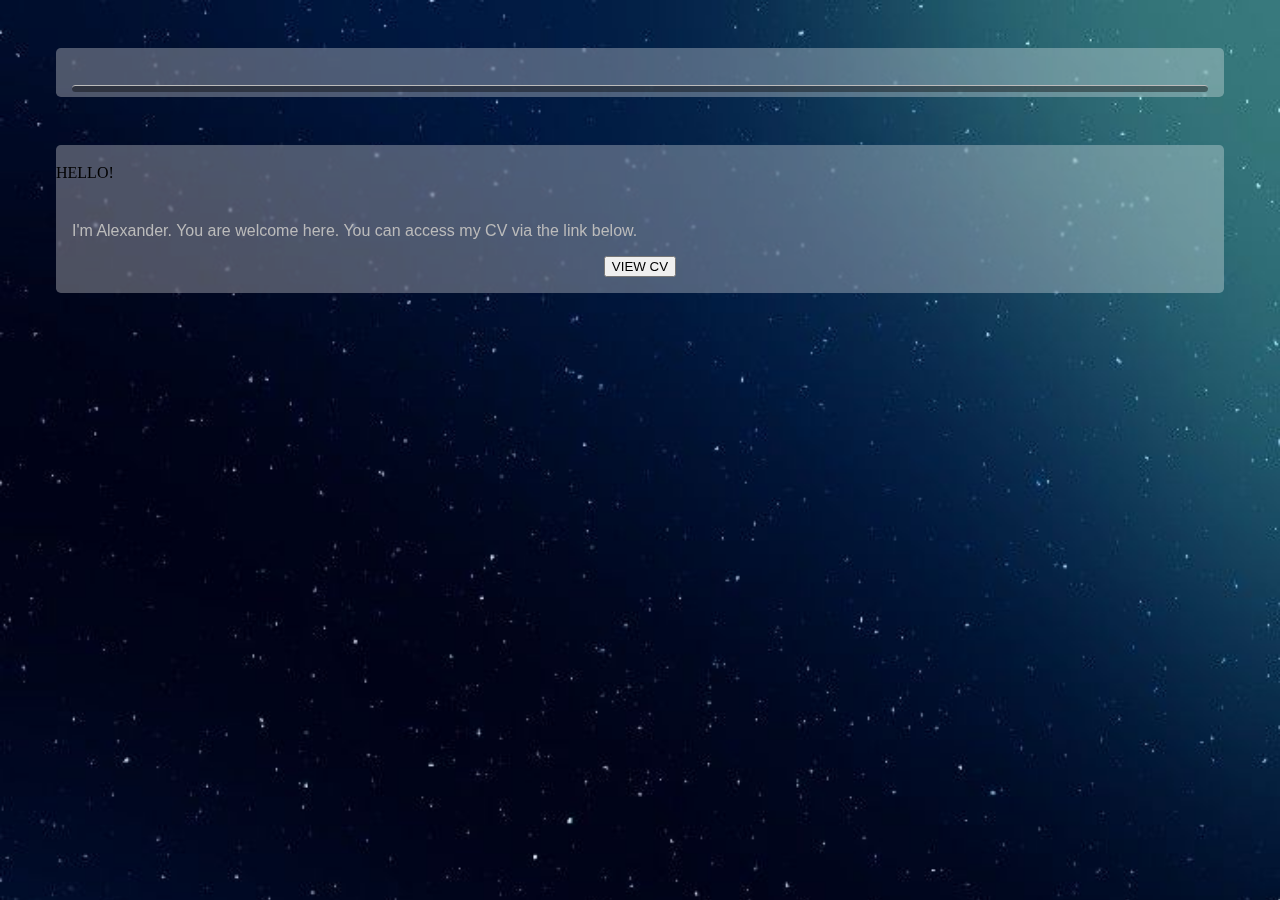
<file: Index.html>
<!DOCTYPE html>

<html>

<head>

   <meta charset="UTF-8">

   <meta name="viewport" content="width=device-width, initial-scale=1">

   <meta http-equiv="refresh" content=".9">

   <link rel="stylesheet" href="style.css" />

   <title>Welcome here!</title>

</head>

<body>

   <div>

      <div class="displaybox one blurry">

         <div class="timeDisplay">

            <p class="primDisplay" id="time"></p>

            <p class="secsDisplay" id="seconds"></p>

            </div>

            <p class="dateDisplay" id="date"></p>

      </div>

      <div class="displaybox two blurry">

         <div>

            <p class="introGreetings">HELLO!</p>

         </div>

         <div>

            <p class="afterIntro">I'm Alexander. You are welcome here. You can access my CV via the link below.</p>

         </div>

         <div id="cvBtnDiv">

         <a href="Resume.html"><button>VIEW CV</button></a>

         </div>

      </div>

   </div>

  <script src="script.js"></script>

</body>

</html>
</file>
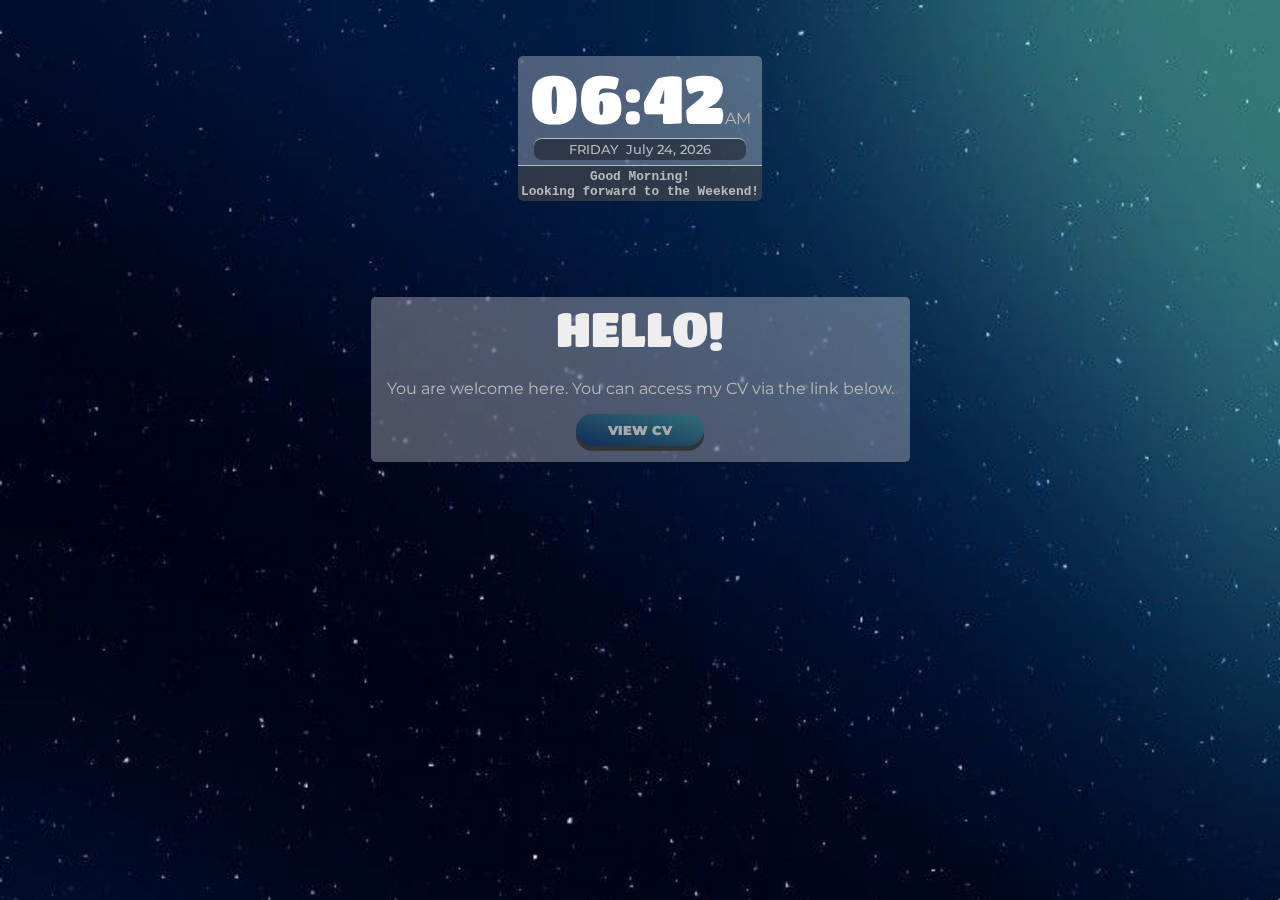
<file: index.html>
<!DOCTYPE html>

<html>

<head>

   <meta charset="UTF-8">

   <meta name="viewport" content="width=device-width, initial-scale=1">

   <meta http-equiv="refresh" content="30">

   <link rel="stylesheet" href="style.css" />

   <title>Welcome here!</title>

</head>

<body>

   <div class="body">

      <div class="displaybox one blurry">

         <div class="timeDisplay">

            <div>
               <p class="primDisplay" id="time"></p>
               </div>
                  
                  <div>
                     <p class="meridianDisplay" id="meridian"></p>
                  </div>
                  
               </div>

         <div>

         <p class="dateDisplay" id="date"></p>
         
         <p id="greetingOne"></p>
         
         </div>

      </div>

      <div class="displaybox two blurry">

         <div>

            <p class="greetingTwo">HELLO!<br /></p>

         </div>

         <div>

            <p class="afterIntro">You are welcome here. You can access my CV via the link below.</p>

         </div>

         <div id="cvBtnDiv">

            <a href="Resume.html"><button class="button">VIEW CV</button></a>

         </div>

      </div>

   </div>

   <script src="script.js"></script>

</body>

</html>
</file>
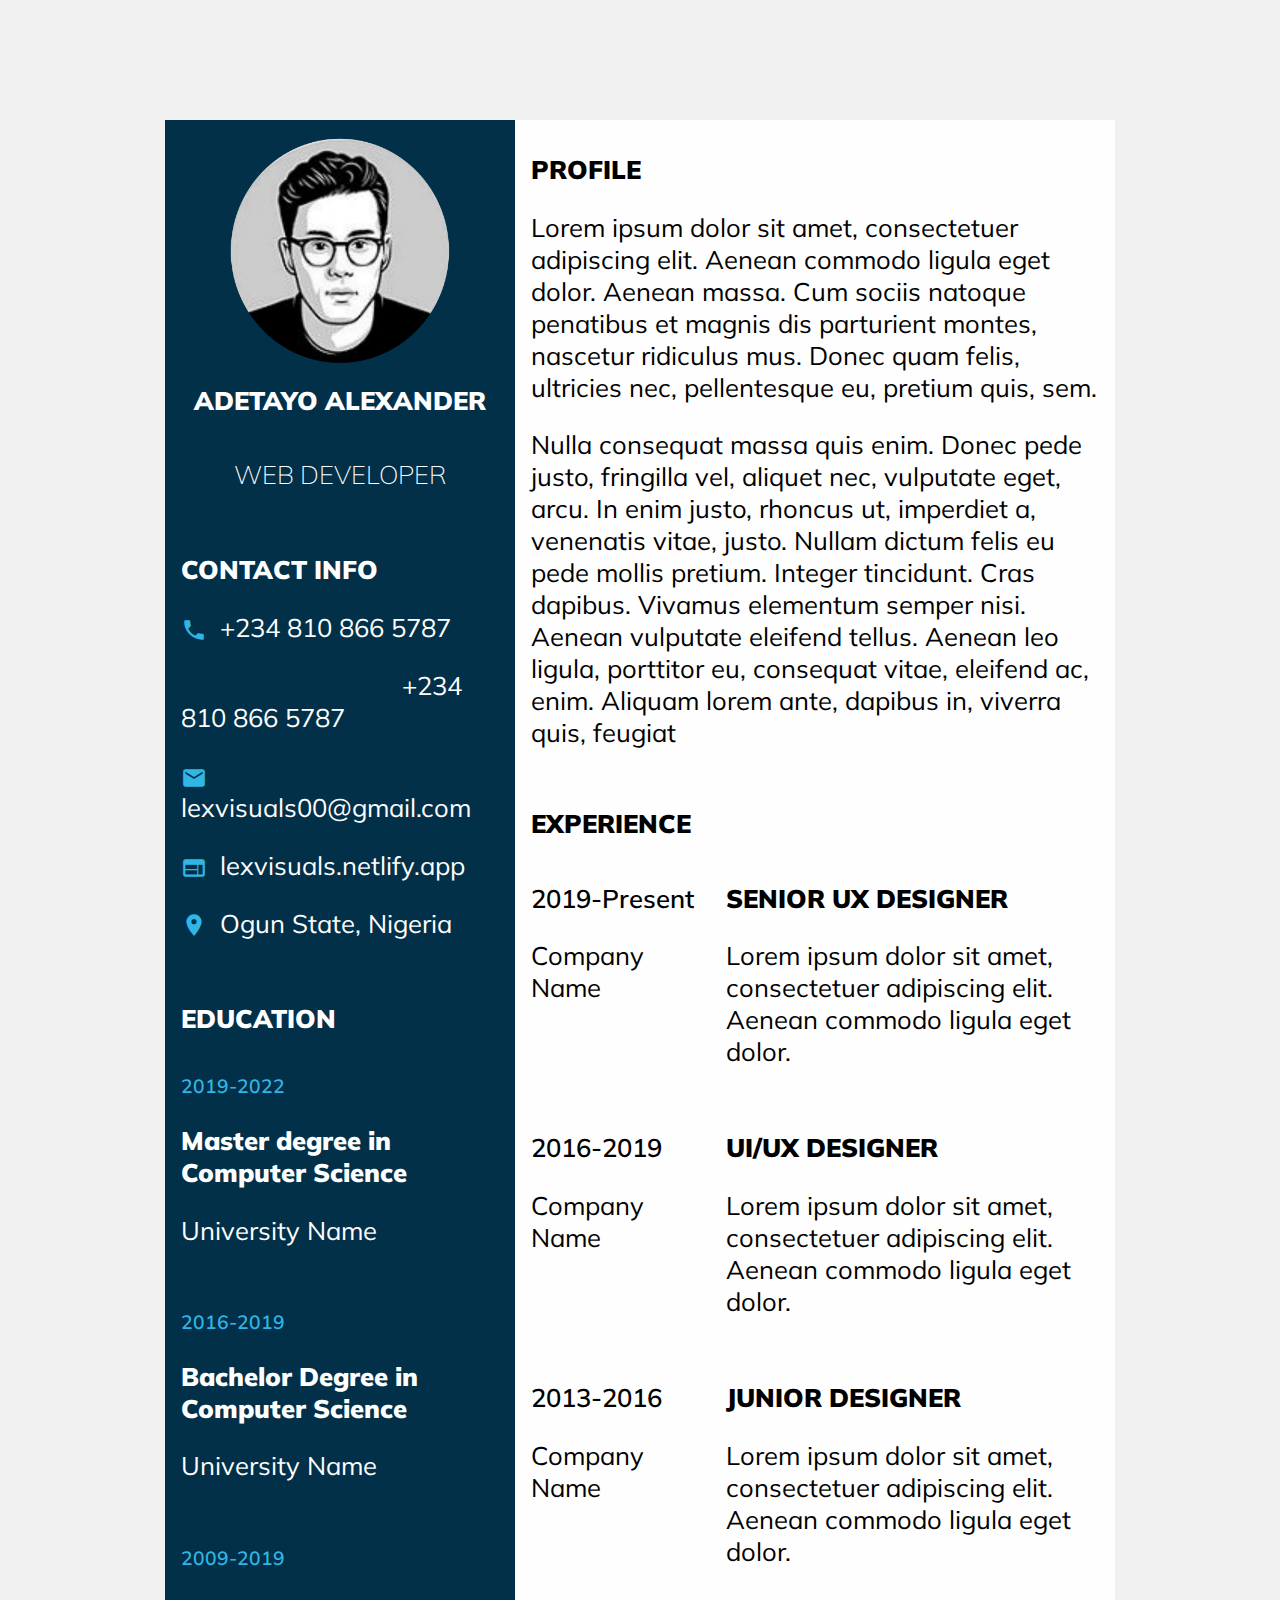
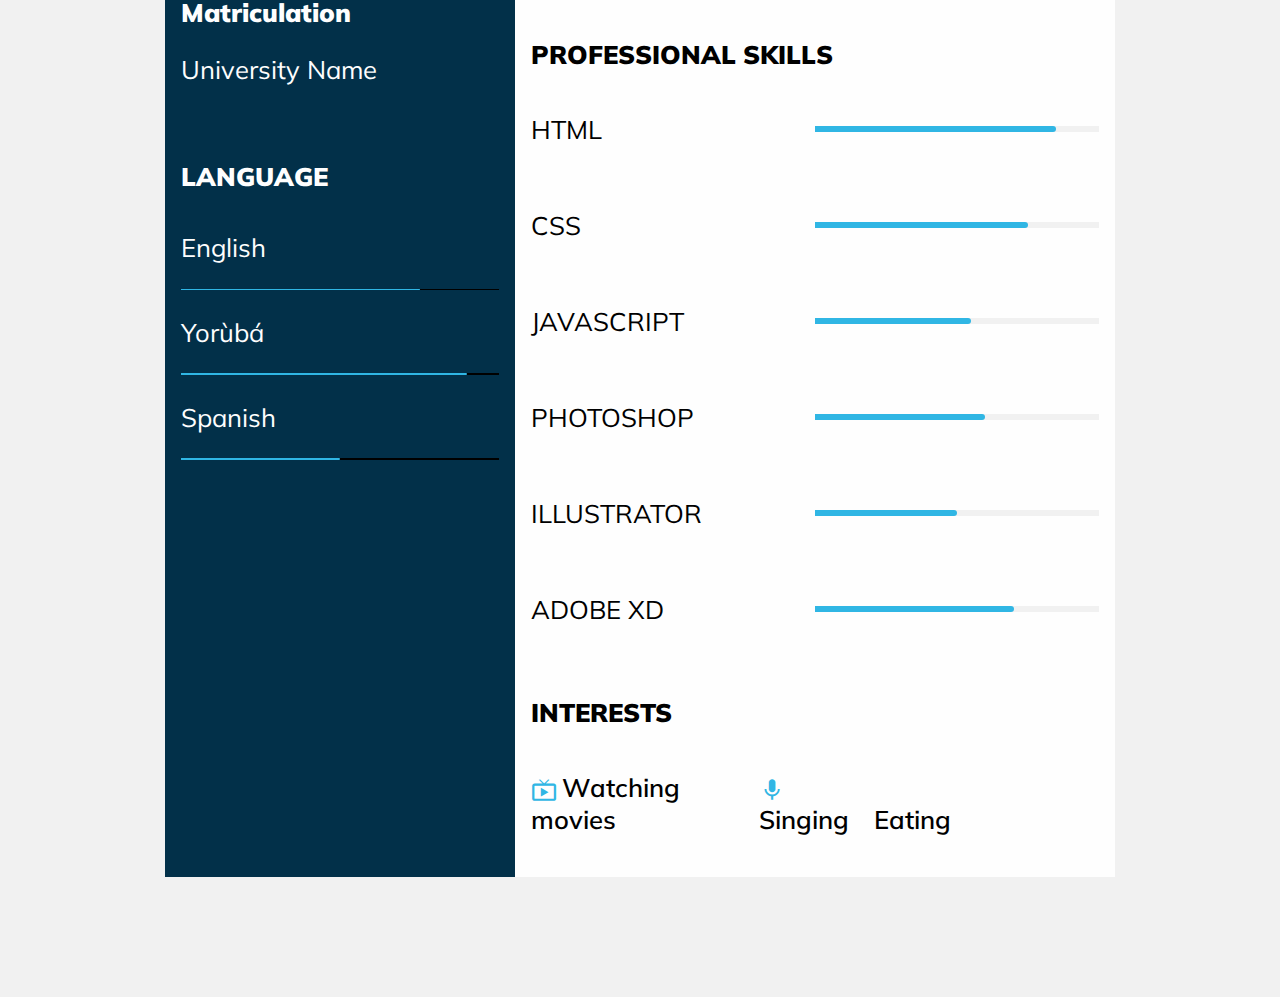
<file: Index1.html>
<!DOCTYPE html>

<html>

<head>

   <meta charset="UTF-8">

   <meta name="viewport" content="width=device-width, initial-scale=1">

   <link href="https://fonts.googleapis.com/icon?family=Material+Icons"

      rel="stylesheet" />

      <link rel="stylesheet" href="style1.css" />

   <title>My Resume</title>

</head>

<body>

<div class="cvDiv">

   <div class="sideInfo">

      <div class="idenSect">

            <img src="myAvatar.png" alt="Adetayo Alexander" />

            <h1 class="headerOne left">ADETAYO ALEXANDER</h1>

            <h3 class="headerThree left">WEB DEVELOPER</h3><hr />

      </div>

      <div class="contactSect">

         <div>

            <h2 class="headerTwo left">CONTACT INFO</h2>

         </div>

         <div class="contactDiv">

            <p class="normalText iconAlign left"><span class="material-icons iconLeft">phone</span> +234 810 866 5787</p>

            <p class="normalText iconAlign left"><span class="material-icons iconLeft">whatsapp</span> +234 810 866 5787</p>

            <p class="normalText iconAlign left"><span class="material-icons iconLeft">email</span> lexvisuals00@gmail.com</p>

            <p class="normalText iconAlign left"><span class="material-icons iconLeft">web</span> lexvisuals.netlify.app</p>

            <p class="normalText iconAlign left"><span class="material-icons iconLeft">location_on</span> Ogun State, Nigeria</p>

         </div>

      </div>

      

      <div class="eduSect">

        <h2 class="headerTwo left">EDUCATION</h2>

         <div class="eduDiv">

            <p class="smallTextLeft lilBold left">2019-2022</p>

            <p class="normalText bold left">Master degree in Computer Science</p>

            <p class="normalText left">University Name</p><br />

         </div>

         <div class="eduDiv">

            <p class="smallTextLeft lilBold left">2016-2019</p>

            <p class="normalText bold left">Bachelor Degree in Computer Science</p>

            <p class="normalText left">University Name</p><br />

         </div>

         <div class="eduDiv">

            <p class="smallTextLeft lilBold left">2009-2019</p>

            <p class="normalText bold left">Matriculation</p>

            <p class="normalText left">University Name</p><br />

         </div>

      </div>

      

      <div class="langSect">

        <h2 class="headerTwo left">LANGUAGE</h2>

         <div>

            <div>

               <p class="normalText left">English</p>

            </div>

            <div class="fullWidthLeft">

              <div class="progWidthLeft" style="width: 75%;"></div><br /><br />

            </div>

         </div>

         

         <div>

            <div>

               <p class="normalText left">Yorùbá</p>

            </div>

            <div class="fullWidthLeft">

              <div class="progWidthLeft" style="width: 90%;"></div><br /><br />

            </div>

         </div>

         

         <div>

            <div>

               <p class="normalText left">Spanish</p>

            </div>

            <div class="fullWidthLeft">

               <div class="progWidthLeft" style="width: 50%;"></div>

            </div>

         </div>

      </div>

   </div>

   

   <div class="mainInfo">

      <div class="profileSect">

        <h1 class="headerOne right">PROFILE</h1>

         <p class="normalText right">Lorem ipsum dolor sit amet, consectetuer adipiscing elit. Aenean commodo ligula eget dolor. Aenean massa. Cum sociis natoque penatibus et magnis dis parturient montes, nascetur ridiculus mus. Donec quam felis, ultricies nec, pellentesque eu, pretium quis, sem.</p>

         <p class="normalText right">Nulla consequat massa quis enim. Donec pede justo, fringilla vel, aliquet nec, vulputate eget, arcu. In enim justo, rhoncus ut, imperdiet a, venenatis vitae, justo. Nullam dictum felis eu pede mollis pretium. Integer tincidunt. Cras dapibus. Vivamus elementum semper nisi. Aenean vulputate eleifend tellus. Aenean leo ligula, porttitor eu, consequat vitae, eleifend ac, enim. Aliquam lorem ante, dapibus in, viverra quis, feugiat</p>

      </div>

      

      <div class="exprSect">

        <h1 class="headerOne right">EXPERIENCE</h1>

         <div class="exprDiv">

            <div class="exprRow">

               <div class="exprRow1">

                  <p class="smallTextRight lilBold right">2019-Present</p>

                  <p class="smallTextRight right">Company Name</p>

               </div>

               <div>

                  <p class="normalText bold right">SENIOR UX DESIGNER</p>

                  <p class="normalText right">Lorem ipsum dolor sit amet, consectetuer adipiscing elit. Aenean commodo ligula eget dolor.</p>

               </div>

            </div>

            

            <div class="exprRow">

               <div class="exprRow1">

                  <p class="smallTextRight lilBold right">2016-2019</p>

                  <p class="smallTextRight right">Company Name</p>

               </div>

               <div>

                  <p class="normalText bold right">UI/UX DESIGNER</p>

                  <p class="normalText right">Lorem ipsum dolor sit amet, consectetuer adipiscing elit. Aenean commodo ligula eget dolor.</p>

               </div>

            </div>

            

            <div class="exprRow">

               <div class="exprRow1">

                  <p class="smallTextRight lilBold right">2013-2016</p>

                  <p class="smallTextRight right">Company Name</p>

               </div>

               <div>

                  <p class="normalText bold right">JUNIOR DESIGNER</p>

                  <p class="normalText right">Lorem ipsum dolor sit amet, consectetuer adipiscing elit. Aenean commodo ligula eget dolor.</p>

               </div>

            </div>

         </div>

      </div>

      

      <div class="skillSect">

        <h1 class="headerOne right">PROFESSIONAL SKILLS</h1>

         <div class="skillDiv">

            <div>

               <p class="normalText right skill">HTML</p>

            </div>

            <div class="fullWidthRight">

               <div class="progWidthRight" style="width: 85%;"></div>

            </div>

         </div>

         

         <div class="skillDiv">

            <div>

               <p class="normalText right skill">CSS</p>

            </div>

            <div class="fullWidthRight">

               <div class="progWidthRight" style="width: 75%;"></div>

            </div>

         </div>

         

         <div class="skillDiv">

            <div>

               <p class="normalText right skill">JAVASCRIPT</p>

            </div>

            <div class="fullWidthRight">

               <div class="progWidthRight" style="width: 55%;"></div>

            </div>

         </div>

         

         <div class="skillDiv">

            <div>

               <p class="normalText right skill">PHOTOSHOP</p>

            </div>

            <div class="fullWidthRight">

               <div class="progWidthRight" style="width: 60%;"></div>

            </div>

         </div>

         

         <div class="skillDiv">

            <div>

               <p class="normalText right skill">ILLUSTRATOR</p>

            </div>

            <div class="fullWidthRight">

               <div class="progWidthRight" style="width: 50%;"></div>

            </div>

         </div>

         

         <div class="skillDiv">

            <div>

               <p class="normalText right skill">ADOBE XD</p>

            </div>

            <div class="fullWidthRight">

               <div class="progWidthRight" style="width: 70%;"></div>

            </div>

         </div>

      </div>

      

      <div class="interestSect">

         <h1 class="headerOne right">INTERESTS</h1>

           <div class="interestRow">

            <div>

               <p class="normalText lilBold iconAlign right"><span class="material-icons iconRight">live_tv</span>Watching movies</p>

            </div>

            <div>

               <p class="normalText lilBold iconAlign right"><span class="material-icons iconRight">mic</span>Singing</p>

            </div>

            <div>

               <p class="normalText lilBold iconAlign right"><span class="material-icons iconRight">cookie</span>Eating</p>

            </div>

           </div>

      </div>

      

   </div>

</div>

</body>

</html>
</file>
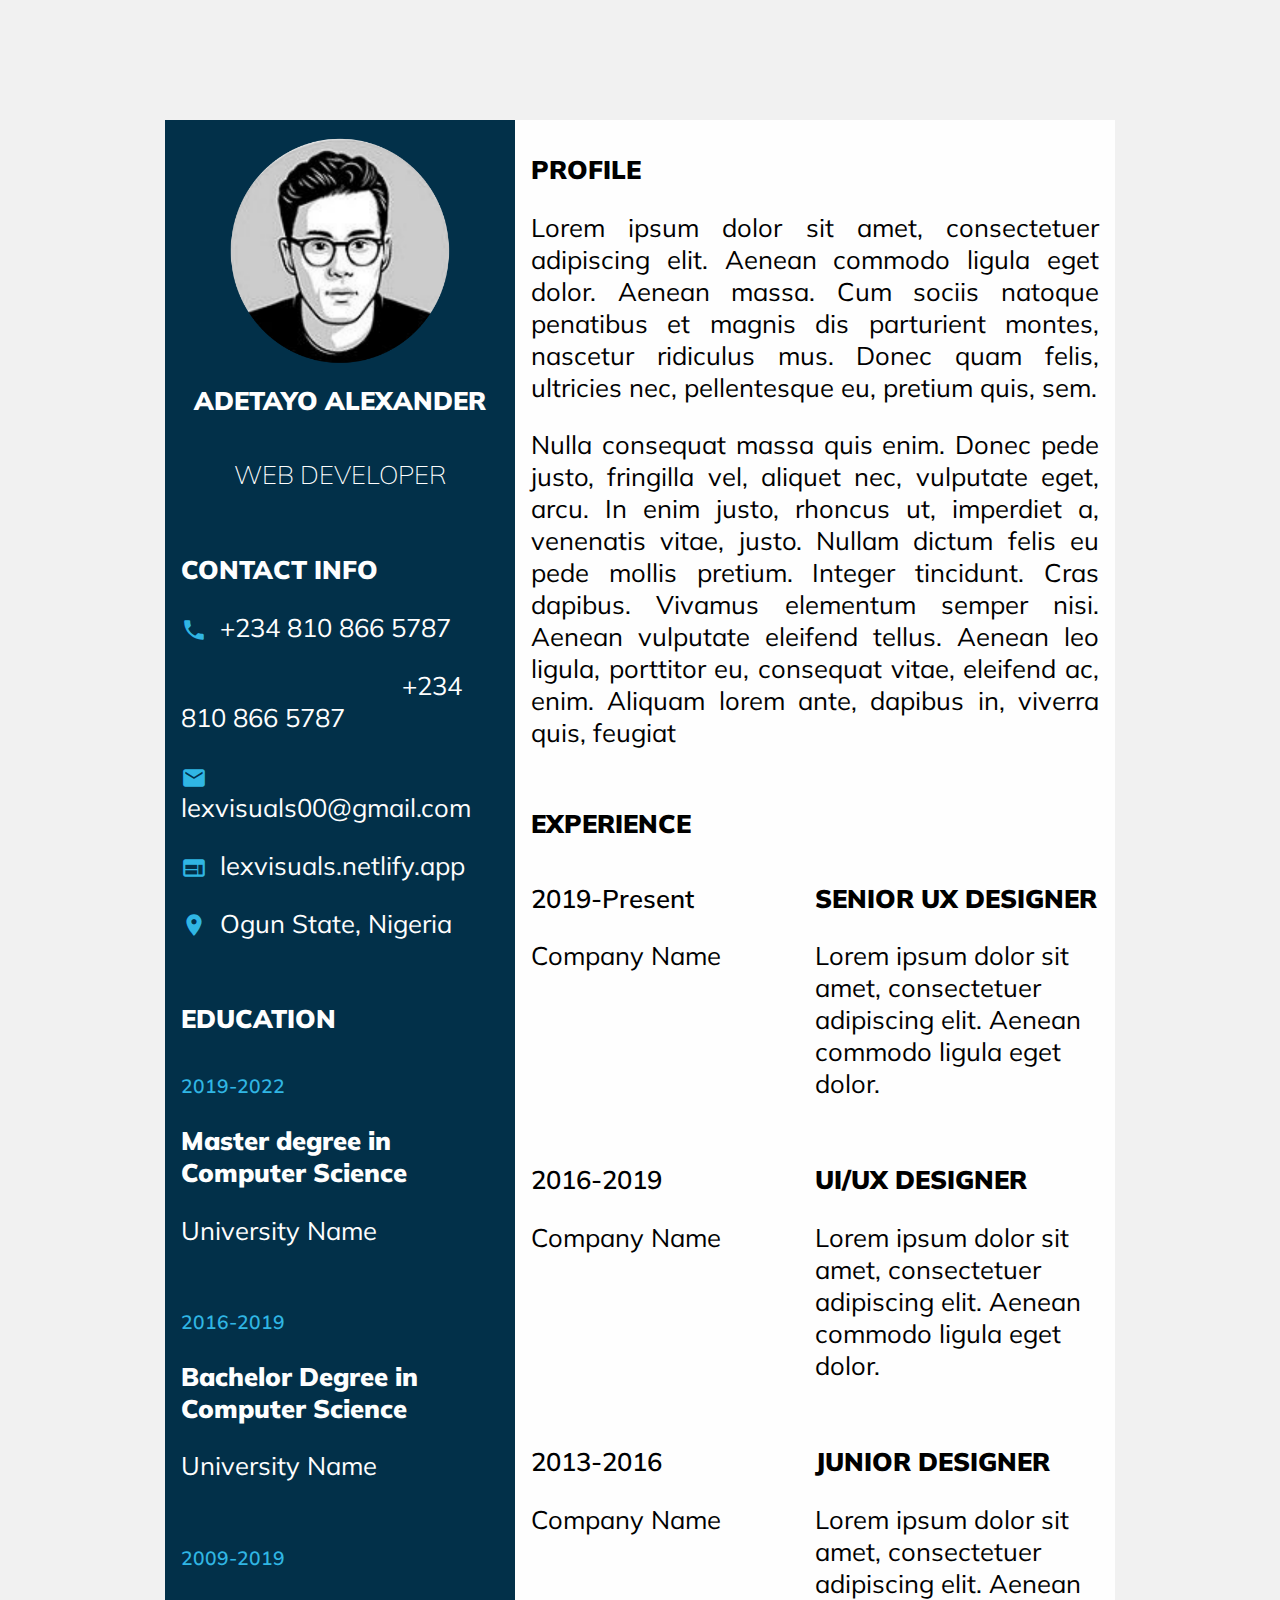
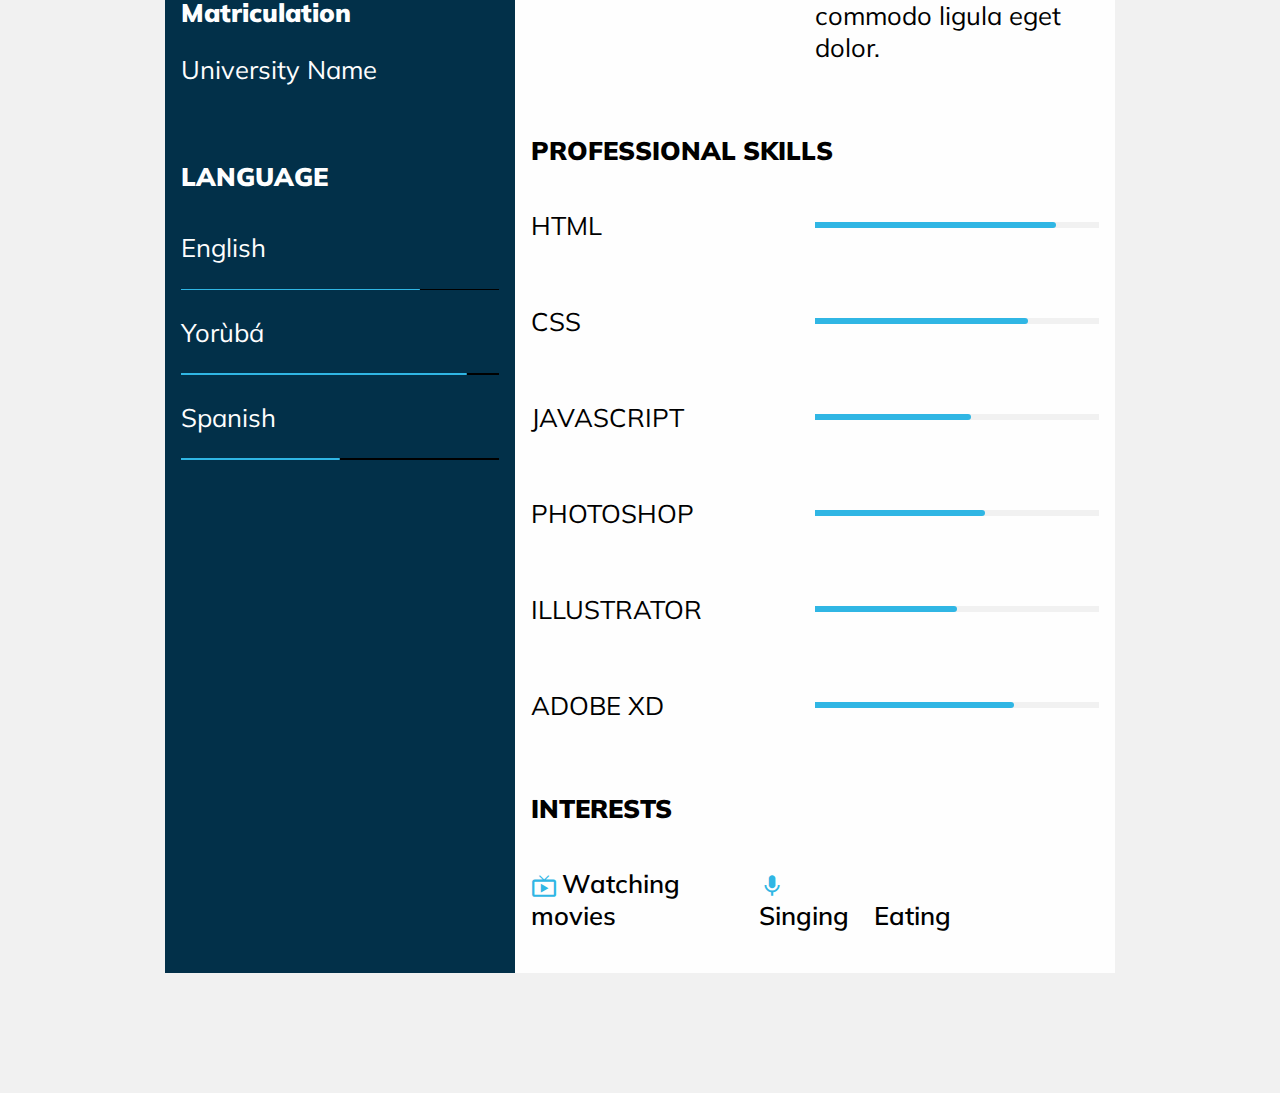
<file: Resume.html>
<!DOCTYPE html>

<html>

<head>

   <meta charset="UTF-8">

   <meta name="viewport" content="width=device-width, initial-scale=1">

   <link href="https://fonts.googleapis.com/icon?family=Material+Icons"

      rel="stylesheet" />

      <link rel="stylesheet" href="style1.css" />

   <title>My Resume</title>

</head>

<body>

<div class="cvDiv">

   <div class="sideInfo">

      <div class="idenSect">

            <img src="myAvatar.png" alt="Adetayo Alexander" />

            <h1 class="headerOne left">ADETAYO ALEXANDER</h1>

            <h3 class="headerThree left">WEB DEVELOPER</h3><hr />

      </div>

      <div class="contactSect">

         <div>

            <h2 class="headerTwo left">CONTACT INFO</h2>

         </div>

         <div class="contactDiv">

            <p class="normalText iconAlign left"><span class="material-icons iconLeft">phone</span> +234 810 866 5787</p>

            <p class="normalText iconAlign left"><span class="material-icons iconLeft">whatsapp</span> +234 810 866 5787</p>

            <p class="normalText iconAlign left"><span class="material-icons iconLeft">email</span> lexvisuals00@gmail.com</p>

            <p class="normalText iconAlign left"><span class="material-icons iconLeft">web</span> lexvisuals.netlify.app</p>

            <p class="normalText iconAlign left"><span class="material-icons iconLeft">location_on</span> Ogun State, Nigeria</p>

         </div>

      </div>

      

      <div class="eduSect">

        <h2 class="headerTwo left">EDUCATION</h2>

         <div class="eduDiv">

            <p class="smallTextLeft lilBold left">2019-2022</p>

            <p class="normalText bold left">Master degree in Computer Science</p>

            <p class="normalText left">University Name</p><br />

         </div>

         <div class="eduDiv">

            <p class="smallTextLeft lilBold left">2016-2019</p>

            <p class="normalText bold left">Bachelor Degree in Computer Science</p>

            <p class="normalText left">University Name</p><br />

         </div>

         <div class="eduDiv">

            <p class="smallTextLeft lilBold left">2009-2019</p>

            <p class="normalText bold left">Matriculation</p>

            <p class="normalText left">University Name</p><br />

         </div>

      </div>

      

      <div class="langSect">

        <h2 class="headerTwo left">LANGUAGE</h2>

         <div>

            <div>

               <p class="normalText left">English</p>

            </div>

            <div class="fullWidthLeft">

              <div class="progWidthLeft" style="width: 75%;"></div><br /><br />

            </div>

         </div>

         

         <div>

            <div>

               <p class="normalText left">Yorùbá</p>

            </div>

            <div class="fullWidthLeft">

              <div class="progWidthLeft" style="width: 90%;"></div><br /><br />

            </div>

         </div>

         

         <div>

            <div>

               <p class="normalText left">Spanish</p>

            </div>

            <div class="fullWidthLeft">

               <div class="progWidthLeft" style="width: 50%;"></div>

            </div>

         </div>

      </div>

   </div>

   

   <div class="mainInfo">

      <div class="profileSect">

        <h1 class="headerOne right">PROFILE</h1>

         <p class="normalText right justify">Lorem ipsum dolor sit amet, consectetuer adipiscing elit. Aenean commodo ligula eget dolor. Aenean massa. Cum sociis natoque penatibus et magnis dis parturient montes, nascetur ridiculus mus. Donec quam felis, ultricies nec, pellentesque eu, pretium quis, sem.</p>

         <p class="normalText right justify">Nulla consequat massa quis enim. Donec pede justo, fringilla vel, aliquet nec, vulputate eget, arcu. In enim justo, rhoncus ut, imperdiet a, venenatis vitae, justo. Nullam dictum felis eu pede mollis pretium. Integer tincidunt. Cras dapibus. Vivamus elementum semper nisi. Aenean vulputate eleifend tellus. Aenean leo ligula, porttitor eu, consequat vitae, eleifend ac, enim. Aliquam lorem ante, dapibus in, viverra quis, feugiat</p>

      </div>

      

      <div class="exprSect">

        <h1 class="headerOne right">EXPERIENCE</h1>

         <div class="exprDiv">

            <div class="exprRow">

               <div class="exprRow1">

                  <p class="smallTextRight lilBold right justify">2019-Present</p>

                  <p class="smallTextRight right">Company Name</p>

               </div>

               <div class="exprRow2">

                  <p class="normalText bold right">SENIOR UX DESIGNER</p>

                  <p class="normalText right skill">Lorem ipsum dolor sit amet, consectetuer adipiscing elit. Aenean commodo ligula eget dolor.</p>

               </div>

            </div>

            

            <div class="exprRow">

               <div class="exprRow1">

                  <p class="smallTextRight lilBold right justify">2016-2019</p>

                  <p class="smallTextRight right">Company Name</p>

               </div>

               <div class="exprRow2">

                  <p class="normalText bold right">UI/UX DESIGNER</p>

                  <p class="normalText right skill">Lorem ipsum dolor sit amet, consectetuer adipiscing elit. Aenean commodo ligula eget dolor.</p>

               </div>

            </div>

            

            <div class="exprRow">

               <div class="exprRow1">

                  <p class="smallTextRight lilBold right justify">2013-2016</p>

                  <p class="smallTextRight right">Company Name</p>

               </div>

               <div class="exprRow2">

                  <p class="normalText bold right">JUNIOR DESIGNER</p>

                  <p class="normalText right skill">Lorem ipsum dolor sit amet, consectetuer adipiscing elit. Aenean commodo ligula eget dolor.</p>

               </div>

            </div>

         </div>

      </div>

      

      <div class="skillSect">

        <h1 class="headerOne right">PROFESSIONAL SKILLS</h1>

         <div class="skillDiv">

            <div class="skill">

               <p class="normalText right">HTML</p>

            </div>

            <div class="fullWidthRight">

               <div class="progWidthRight" style="width: 85%;"></div>

            </div>

         </div>

         

         <div class="skillDiv">

            <div class="skill">

               <p class="normalText right">CSS</p>

            </div>

            <div class="fullWidthRight">

               <div class="progWidthRight" style="width: 75%;"></div>

            </div>

         </div>

         

         <div class="skillDiv">

            <div class="skill">

               <p class="normalText right">JAVASCRIPT</p>

            </div>

            <div class="fullWidthRight">

               <div class="progWidthRight" style="width: 55%;"></div>

            </div>

         </div>

         

         <div class="skillDiv">

            <div class="skill">

               <p class="normalText right">PHOTOSHOP</p>

            </div>

            <div class="fullWidthRight">

               <div class="progWidthRight" style="width: 60%;"></div>

            </div>

         </div>

         

         <div class="skillDiv">

            <div class="skill">

               <p class="normalText right">ILLUSTRATOR</p>

            </div>

            <div class="fullWidthRight">

               <div class="progWidthRight" style="width: 50%;"></div>

            </div>

         </div>

         

         <div class="skillDiv">

            <div class="skill">

               <p class="normalText right">ADOBE XD</p>

            </div>

            <div class="fullWidthRight">

               <div class="progWidthRight" style="width: 70%;"></div>

            </div>

         </div>

      </div>

      

      <div class="interestSect">

         <h1 class="headerOne right">INTERESTS</h1>

           <div class="interestRow">

            <div>

               <p class="normalText lilBold iconAlign right"><span class="material-icons iconRight">live_tv</span>Watching movies</p>

            </div>

            <div>

               <p class="normalText lilBold iconAlign right"><span class="material-icons iconRight">mic</span>Singing</p>

            </div>

            <div>

               <p class="normalText lilBold iconAlign right"><span class="material-icons iconRight">cookie</span>Eating</p>

            </div>

           </div>

      </div>

      

   </div>

</div>

</body>

</html>
</file>
<file: style.css>
@import url('https://fonts.googleapis.com/css2?family=Montserrat:wght@400&family=Titan+One&display=swap');

*{

   box-sizing: border-box;

}

body{

   background-image: url(bgImage.jpeg);

   background-repeat: no-repeat;

   background-size: cover;

   background-attachment: fixed;

}

.body{
   
   margin: auto;
   
   display: flex;
   
   flex-direction: column;
   
   justify-content: center;
   
   align-items: center;
   
}

.blurry{

   background-color: rgba(255, 255, 255, .3);

   backdrop-filter: blur(1px);

   border-radius: .3rem;

}

.displaybox{

   width: auto;

   height: auto;

   margin: 3rem;

   padding: .2rem 0 0 0;

   display: flex;

   flex-direction: column;

   align-content: center;

}

.displaybox .one{

   width: auto;

   margin-bottom: 0;

   align-content: center;

}

.timeDisplay{

   display: flex;
   
   flex-direction: row;

   align-items: flex-end;

   justify-content: center;

}

.primDisplay{

   color: #fff;

   font-size: 4.2rem;

   margin: 0;

   padding: 0;

   font-family: 'Titan One', sans-serif;

   text-align: center;

}

.meridianDisplay{

   color: #bbb;
   
   font-size: 1rem;

   font-family: 'Montserrat', sans-serif;

   padding: 0;

   margin-left: 0;

   margin-bottom: .5rem;

}

.dateDisplay{

   width: auto;

   color: #bbb;
   
   font-size: .8rem;

   font-weight: 500;

   padding: .2rem .3rem;

   margin: .1rem 1rem .3rem 1rem;

   font-family: 'Montserrat', sans-serif;

   text-align: center;
   
   background-color: rgba(0, 0, 0, .4);
   
   border-radius: .5rem;
   
   border-top: 1px solid #bbb;

}

.displaybox .two{

   padding: 0 2rem;

   margin-top: 0;

}

.greetingTwo{

   color: #eee;

   text-align: center;

   padding: 0 1rem;

   margin: auto;

   font-family: 'Titan One', sans-serif;

   font-size: 3rem;

   font-weight: 500;

}

.afterIntro{

   color: #bbb;

   padding: 1.5rem 1rem 1rem 1rem;

   margin: auto;

   text-align: justify;
   
   text-justify: auto;

   font-family: Montserrat, sans-serif;

}

#greetingOne{
   
   color: #bbb;
   
   padding: .2rem .2rem .1rem;

   margin: auto;

   text-align: center;
   
   line-height: normal;

   font-family: 'Courier New', Courier, monospace;
   
   font-size: .8rem;
   
   font-weight: 800;

   background-color: rgba(0, 0, 0, .4);
   
   border-top: 1px solid #bbb;
   
   
}

#cvBtnDiv{
   
   display: flex;
   
   justify-content: center;
   
   align-items: center;
   
   margin-bottom: 1rem;

}

.button{
   
   text-align: center;

   color: #aaa;

   width: auto;

   background-image: linear-gradient(to left bottom, #317079, #102B56);

   border: none;

   font-weight: 900;

   font-family: 'Montserrat', sans-serif;

   border-radius: 1rem;

   padding: .5rem 2rem;

   box-shadow: 0 .3rem #333;
   
   transition: background-image 1s ease-in-out .5s;

}

.button:hover{

   background-image: linear-gradient(to left bottom, #102B56, #317079);

   transform: translateY(.3rem);

   box-shadow: 0 .2rem #222;

}

button:active{

   transform: translateY(.3rem);

   box-shadow: 0 .2rem #222;

}

@media only screen and (min-width: 768px) {
   
   .body{
      
   margin: auto;
   
   }
   
}
</file>
<file: style1.css>
@import url('https://fonts.googleapis.com/css2?family=Mulish:wght@500&display=swap');

*{

   box-sizing: border-box;

}

body{

   background-color: #f1f1f1;

   font-family: 'Mulish', sans-serif;
   
   display: flex;
   
   justify-content: center;
   
   align-items: center;

}

hr{

   background-color: #666;

   width: 80%;

   height: .004rem;

   border: none;

   border-radius: 1rem;

}

.cvDiv{

   padding: 0;

   margin: auto;

   display: flex;

   flex-direction: row;
   
   align-self: center;

   width: auto;

}

.sideInfo{
   
   flex-basis: 200px;

   height: auto;

   padding: .7rem;

   display: flex;

   flex-direction: column;

   background-color: #023049;

}

.left{

   color: #fefefe;

}

.mainInfo{
   
   flex-basis: 300px;

   height: auto;

   padding: .7rem;

   display: flex;

   flex-direction: column;

   background-color: #fefefe;

}

.right{

   color: #000;

}

.idenSect{

   display: flex;

   flex-direction: column;

   align-items: center;

   text-align: center;

}

img{

   width: 25vw;

   height: 25vw;

   border-radius: 50%;

   padding: 0;

   margin: 0;

}

.contactSect, .eduSect, .profileSect, .exprSect, .skillSect{

   margin-bottom: 1rem;

}

.contactDiv{

   line-height: 1rem;

}

.eduSect{

   display: flex;

   flex-direction: column;

}

.eduDiv{

   line-height: normal;

}

.langSect{

   display: flex;

   flex-direction: column;

   line-height: 1rem;

}

.exprRow{

   display: flex;

   flex-direction: row;

   flex-wrap: nowrap;

   padding-bottom: .8rem;

}

.exprRow1{

   width: 100%;

}

.exprRow2{
   
   width: 100%;
}

.skillDiv{

   display: flex;

   flex-direction: row;

   justify-content: space-between;
   
   align-items: center;

   padding-bottom: .8rem;

}

.interestRow{

   display: flex;

   flex-direction: row;

   justify-content: space-between;

}

.headerOne{

   font-size: 2vw;

   font-weight: 900;

}

.headerTwo{

   font-size: 2vw;

   font-weight: 900;

}

.headerThree{

   font-size: 2vw;

   font-weight: 100;

}

.normalText{

   font-size: 2vw;
   
   line-height: normal;

}

.smallTextLeft{

   color: #30b6e4;

   font-size: 2vw;

}

.smallTextRight{

   color: #000;

   font-size: 2vw;

   padding-right: 1rem;

   text-align: justify;

   word-break: keep-all;

}

.lilBold{

   font-weight: 600;

}

.bold{

   font-weight: 900;

}

.justify{
   
   text-align: justify;
   
   text-justify: auto;
}

.fullWidthLeft{

   width: 100%;

   height: .1rem;

   background-color: #000;

}

.progWidthLeft{

   height: .1rem;

   border-radius: 0 .5rem .5rem 0;

   background-color: #30b6e4;

}

.fullWidthRight{

   width: 50%;

   height: .4rem;

   margin-left: 1rem;

   background-color: #f1f1f1;

}

.progWidthRight{

   height: .4rem;

   border-radius: 0 .5rem .5rem 0;

   background-color: #30b6e4;

}

.material-icons{

   font-size: 2vw;

   color: #30b6e4;

}

.material-icons.iconLeft{

   padding-right: .4rem;

}

.material-icons.iconRight{

   padding-right: .3rem;

}

.iconAlign .material-icons{

   vertical-align: middle;

}

@media only screen and (min-width: 768px) {
   
   .cvDiv{
      
      margin: 7rem;
      
      height: auto;
      
   }
   
   .sideInfo, .mainInfo{
      
      padding: 1rem;
      
   }
   
   img{
      
      width: 18vw;
      
      height: 18vw;
      
   }
   
   .sideInfo{
      flex-basis: 350px;
   }
   
   .mainInfo{
      flex-basis: 600px;
   }
   
   .smallTextLeft{
      font-size: 1.5vw;
   }
   
}
</file>
